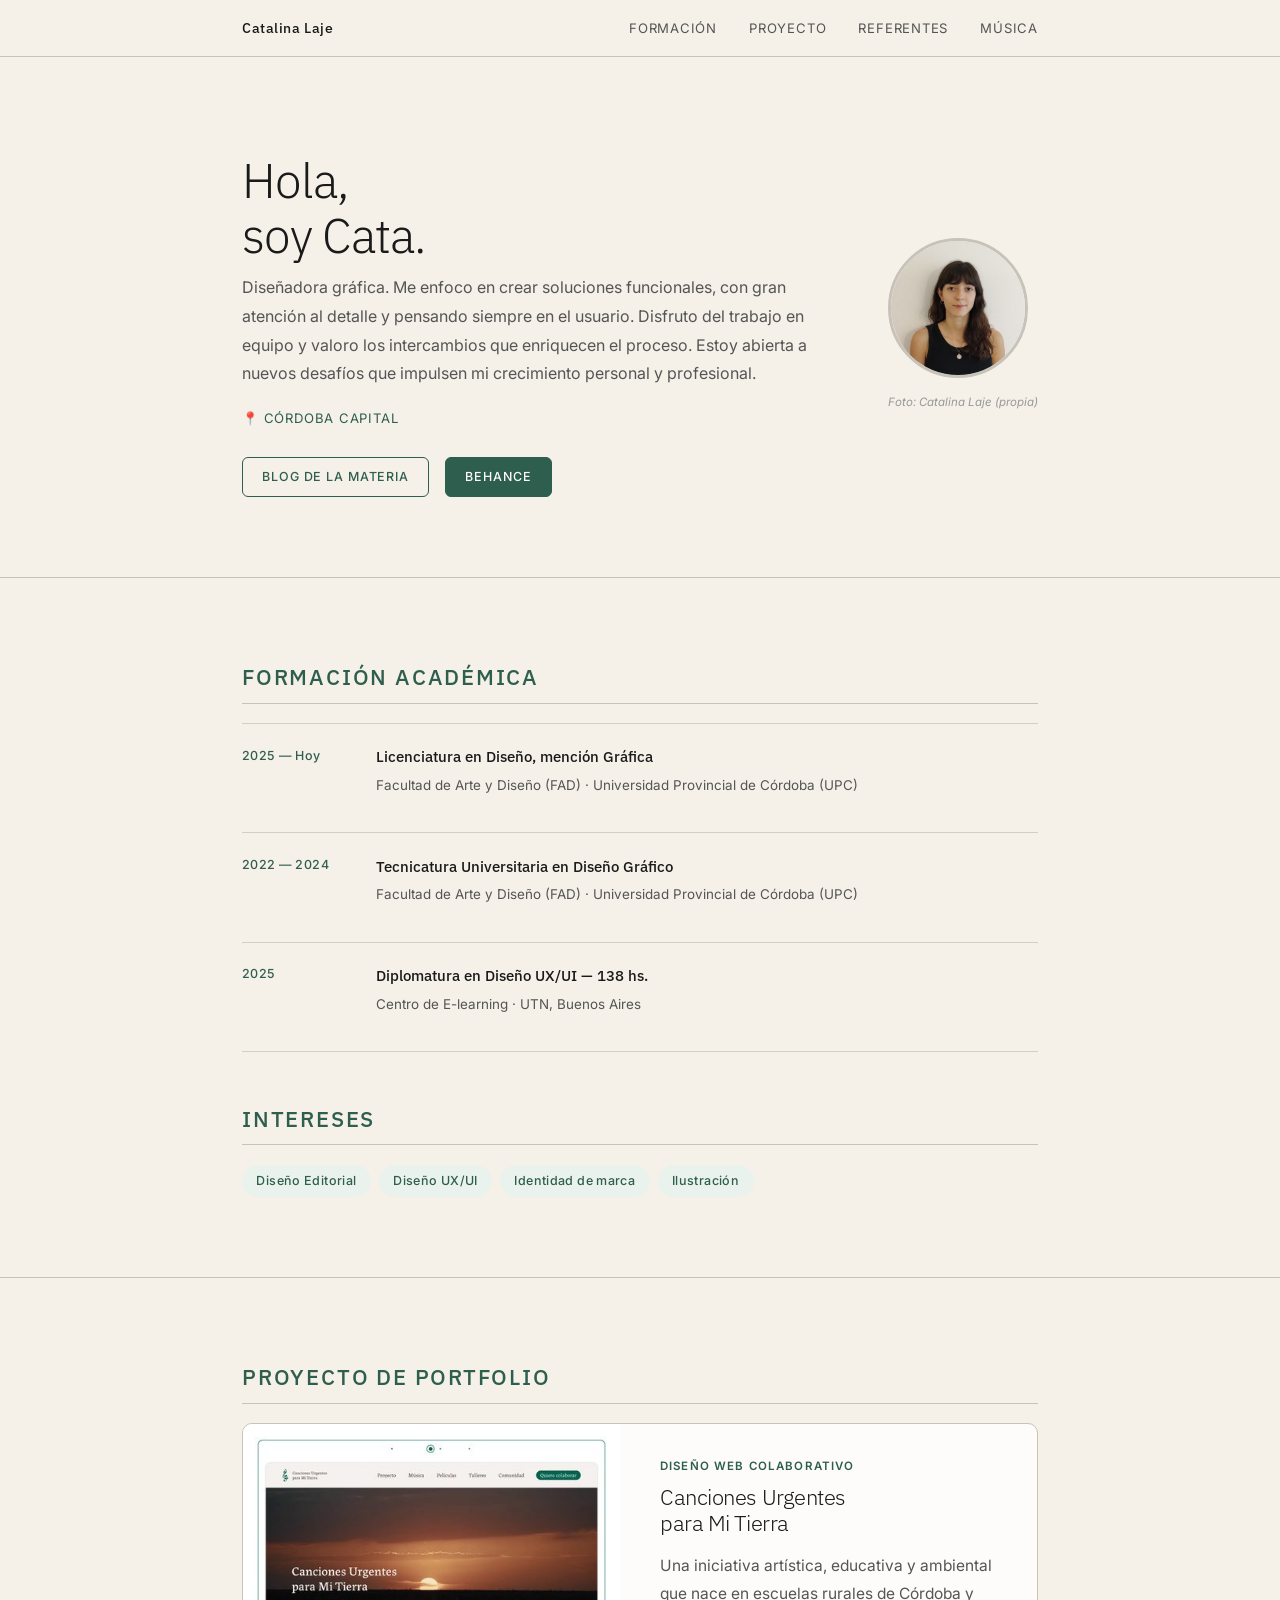
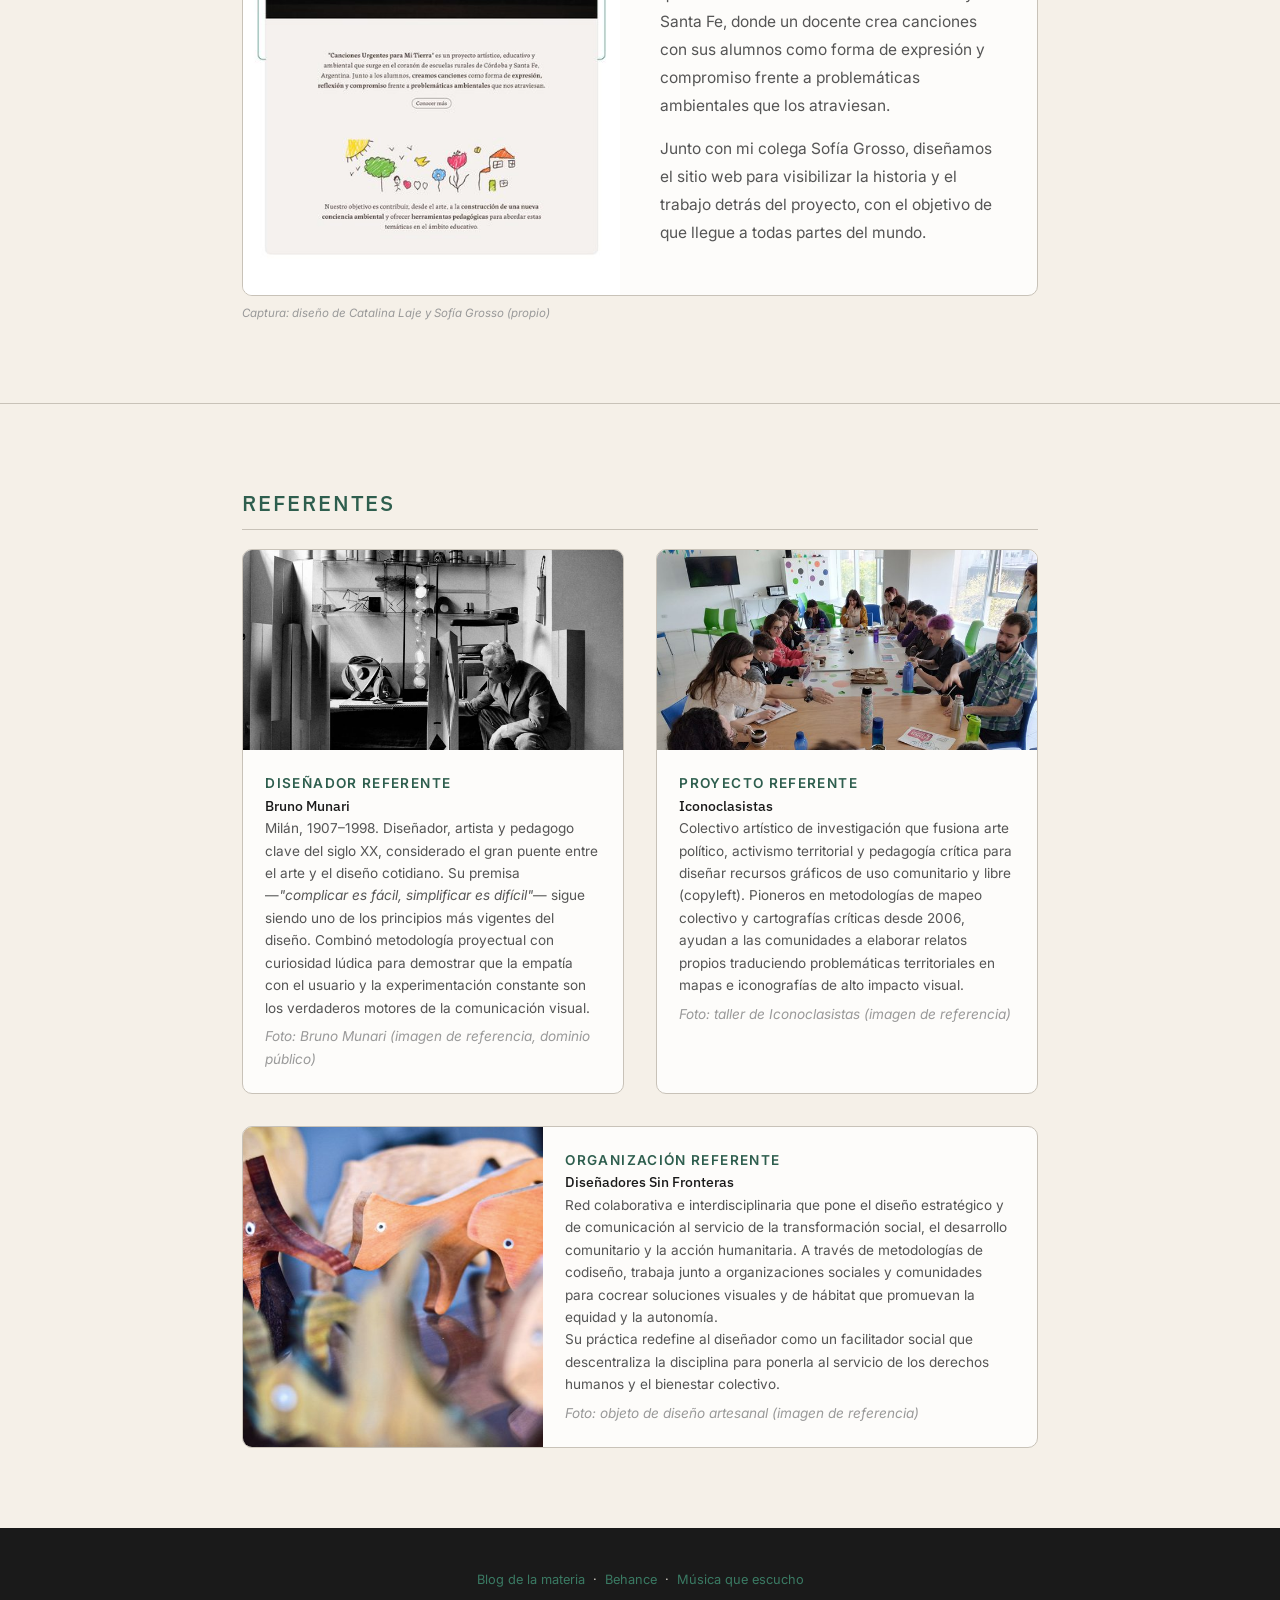
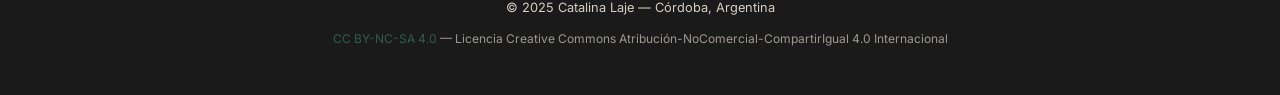
<file: index.html>
<!DOCTYPE html>
<html lang="es">
<head>
  <meta charset="UTF-8" />
  <meta name="viewport" content="width=device-width, initial-scale=1.0" />
  <meta name="description" content="Portfolio de Catalina Laje — Diseñadora gráfica, Córdoba, Argentina." />
  <title>Catalina Laje — Diseño</title>

  <!-- Google Fonts: IBM Plex Sans + Inter -->
  <link rel="preconnect" href="https://fonts.googleapis.com" />
  <link rel="preconnect" href="https://fonts.gstatic.com" crossorigin />
  <link href="https://fonts.googleapis.com/css2?family=IBM+Plex+Sans:ital,wght@0,300;0,400;0,500;0,600;1,300;1,400&family=Inter:wght@300;400;500;600&display=swap" rel="stylesheet" />

  <!-- CSS externo -->
  <link rel="stylesheet" href="styles.css" />

  <!-- Licencia Creative Commons (embebida) -->
  <!--
    Esta obra está bajo una licencia Creative Commons
    Atribución-NoComercial-CompartirIgual 4.0 Internacional
    (CC BY-NC-SA 4.0)
    https://creativecommons.org/licenses/by-nc-sa/4.0/
  -->
</head>

<body>

  <!-- ╔══════════════════════════════╗
       ║  NAVEGACIÓN                  ║
       ╚══════════════════════════════╝ -->
  <nav aria-label="Menú principal">
    <div class="nav-inner">
      <a href="#hero" class="nav-logo">Catalina Laje</a>
      <ul class="nav-links">
        <li><a href="#formacion">Formación</a></li>
        <li><a href="#proyecto">Proyecto</a></li>
        <li><a href="#referentes">Referentes</a></li>
        <li><a href="musica.html">Música</a></li>
      </ul>
    </div>
  </nav>

  <main>

    <!-- ╔══════════════════════════════╗
         ║  HERO / PRESENTACIÓN         ║
         ╚══════════════════════════════╝ -->
    <section id="hero">
      <div class="container">
        <div class="hero-grid">
          <div>
            <h1>Hola,<br>soy Cata.</h1>
            <p class="hero-subtitulo">
              Diseñadora gráfica. Me enfoco en crear soluciones funcionales,
              con gran atención al detalle y pensando siempre en el usuario.
              Disfruto del trabajo en equipo y valoro los intercambios que
              enriquecen el proceso. Estoy abierta a nuevos desafíos que
              impulsen mi crecimiento personal y profesional.
            </p>
            <p class="hero-ubicacion">📍 Córdoba Capital</p>
            <div class="hero-links">
              <a href="https://catalinalajeblog.wordpress.com/" target="_blank" rel="noopener" class="btn">Blog de la materia</a>
              <a href="https://www.behance.net/catalaje04" target="_blank" rel="noopener" class="btn btn-fill">Behance</a>
            </div>
          </div>
          <div>
            <img
              src="opt_Yo.jpg"
              alt="Foto de perfil de Catalina Laje"
              class="hero-foto"
              width="140"
              height="140"
            />
            <p class="attr">Foto: Catalina Laje (propia)</p>
          </div>
        </div>
      </div>
    </section>

    <!-- ╔══════════════════════════════╗
         ║  FORMACIÓN ACADÉMICA         ║
         ╚══════════════════════════════╝ -->
    <section id="formacion">
      <div class="container">
        <h2>Formación académica</h2>

        <ul class="timeline">
          <li>
            <span class="t-fecha">2025 — Hoy</span>
            <div>
              <p class="t-titulo">Licenciatura en Diseño, mención Gráfica</p>
              <p class="t-inst">Facultad de Arte y Diseño (FAD) · Universidad Provincial de Córdoba (UPC)</p>
            </div>
          </li>
          <li>
            <span class="t-fecha">2022 — 2024</span>
            <div>
              <p class="t-titulo">Tecnicatura Universitaria en Diseño Gráfico</p>
              <p class="t-inst">Facultad de Arte y Diseño (FAD) · Universidad Provincial de Córdoba (UPC)</p>
            </div>
          </li>
          <li>
            <span class="t-fecha">2025</span>
            <div>
              <p class="t-titulo">Diplomatura en Diseño UX/UI — 138 hs.</p>
              <p class="t-inst">Centro de E-learning · UTN, Buenos Aires</p>
            </div>
          </li>
        </ul>

        <h2 style="margin-top:3rem;">Intereses</h2>
        <div class="tags">
          <span class="tag">Diseño Editorial</span>
          <span class="tag">Diseño UX/UI</span>
          <span class="tag">Identidad de marca</span>
          <span class="tag">Ilustración</span>
        </div>
      </div>
    </section>

    <!-- ╔══════════════════════════════╗
         ║  PROYECTO                    ║
         ╚══════════════════════════════╝ -->
    <section id="proyecto">
      <div class="container">
        <h2>Proyecto de portfolio</h2>

        <div class="proyecto-card">
          <img
            src="opt_Mi_proyecto.jpg"
            alt="Captura de pantalla del sitio web Canciones Urgentes para Mi Tierra"
            class="proyecto-img"
            width="430"
            height="300"
          />
          <div class="proyecto-texto">
            <p class="proyecto-label">Diseño web colaborativo</p>
            <h1 style="font-size:1.4rem; margin-bottom:1rem;">Canciones Urgentes<br>para Mi Tierra</h1>
            <p>
              Una iniciativa artística, educativa y ambiental que nace en escuelas
              rurales de Córdoba y Santa Fe, donde un docente crea canciones con sus
              alumnos como forma de expresión y compromiso frente a problemáticas
              ambientales que los atraviesan.
            </p>
            <p>
              Junto con mi colega Sofía Grosso, diseñamos el sitio web para
              visibilizar la historia y el trabajo detrás del proyecto,
              con el objetivo de que llegue a todas partes del mundo.
            </p>
          </div>
        </div>
        <p class="attr">Captura: diseño de Catalina Laje y Sofía Grosso (propio)</p>
      </div>
    </section>

    <!-- ╔══════════════════════════════╗
         ║  REFERENTES                  ║
         ╚══════════════════════════════╝ -->
    <section id="referentes">
      <div class="container">
        <h2>Referentes</h2>

        <div class="referentes-grid">

          <!-- Bruno Munari -->
          <div class="ref-card">
            <img
              src="opt_Bruno_Munari.jpg"
              alt="Bruno Munari en su estudio rodeado de objetos y esculturas"
              class="ref-img"
              width="420"
              height="200"
            />
            <div class="ref-body">
              <p class="ref-tipo">Diseñador referente</p>
              <p class="ref-nombre">Bruno Munari</p>
              <p>
                Milán, 1907–1998. Diseñador, artista y pedagogo clave del siglo XX,
                considerado el gran puente entre el arte y el diseño cotidiano.
                Su premisa —<em>"complicar es fácil, simplificar es difícil"</em>—
                sigue siendo uno de los principios más vigentes del diseño.
                Combinó metodología proyectual con curiosidad lúdica para demostrar
                que la empatía con el usuario y la experimentación constante son los
                verdaderos motores de la comunicación visual.
              </p>
              <p class="attr">Foto: Bruno Munari (imagen de referencia, dominio público)</p>
            </div>
          </div>

          <!-- Iconoclasistas -->
          <div class="ref-card">
            <img
              src="opt_Iconoclasistas.jpeg"
              alt="Taller de mapeo colectivo de Iconoclasistas con participantes trabajando en mesa"
              class="ref-img"
              width="420"
              height="200"
            />
            <div class="ref-body">
              <p class="ref-tipo">Proyecto referente</p>
              <p class="ref-nombre">Iconoclasistas</p>
              <p>
                Colectivo artístico de investigación que fusiona arte político,
                activismo territorial y pedagogía crítica para diseñar recursos
                gráficos de uso comunitario y libre (copyleft). Pioneros en
                metodologías de mapeo colectivo y cartografías críticas desde
                2006, ayudan a las comunidades a elaborar relatos propios
                traduciendo problemáticas territoriales en mapas e iconografías
                de alto impacto visual.
              </p>
              <p class="attr">Foto: taller de Iconoclasistas (imagen de referencia)</p>
            </div>
          </div>

          <!-- Diseñadores Sin Fronteras — card ancha -->
          <div class="ref-card full">
            <img
              src="opt_Disenadores_sin_fronteras.jpg"
              alt="Animales de madera tallados como objetos de diseño artesanal"
              class="ref-img"
              width="300"
              height="220"
            />
            <div class="ref-body">
              <p class="ref-tipo">Organización referente</p>
              <p class="ref-nombre">Diseñadores Sin Fronteras</p>
              <p>
                Red colaborativa e interdisciplinaria que pone el diseño estratégico
                y de comunicación al servicio de la transformación social, el
                desarrollo comunitario y la acción humanitaria. A través de
                metodologías de codiseño, trabaja junto a organizaciones sociales
                y comunidades para cocrear soluciones visuales y de hábitat que
                promuevan la equidad y la autonomía.
              </p>
              <p>
                Su práctica redefine al diseñador como un facilitador social
                que descentraliza la disciplina para ponerla al servicio de
                los derechos humanos y el bienestar colectivo.
              </p>
              <p class="attr">Foto: objeto de diseño artesanal (imagen de referencia)</p>
            </div>
          </div>

        </div><!-- /referentes-grid -->
      </div>
    </section>

  </main>

  <!-- ╔══════════════════════════════╗
       ║  FOOTER                      ║
       ╚══════════════════════════════╝ -->
  <footer>
    <div class="container">
      <p>
        <a href="https://catalinalajeblog.wordpress.com/" target="_blank" rel="noopener">Blog de la materia</a>
        &nbsp;·&nbsp;
        <a href="https://www.behance.net/catalaje04" target="_blank" rel="noopener">Behance</a>
        &nbsp;·&nbsp;
        <a href="musica.html">Música que escucho</a>
      </p>
      <p>© 2025 Catalina Laje — Córdoba, Argentina</p>
      <p class="cc-badge">
        <a href="https://creativecommons.org/licenses/by-nc-sa/4.0/" target="_blank" rel="noopener">
          CC BY-NC-SA 4.0
        </a>
        — Licencia Creative Commons Atribución-NoComercial-CompartirIgual 4.0 Internacional
      </p>
    </div>
  </footer>

</body>
</html>
</file>
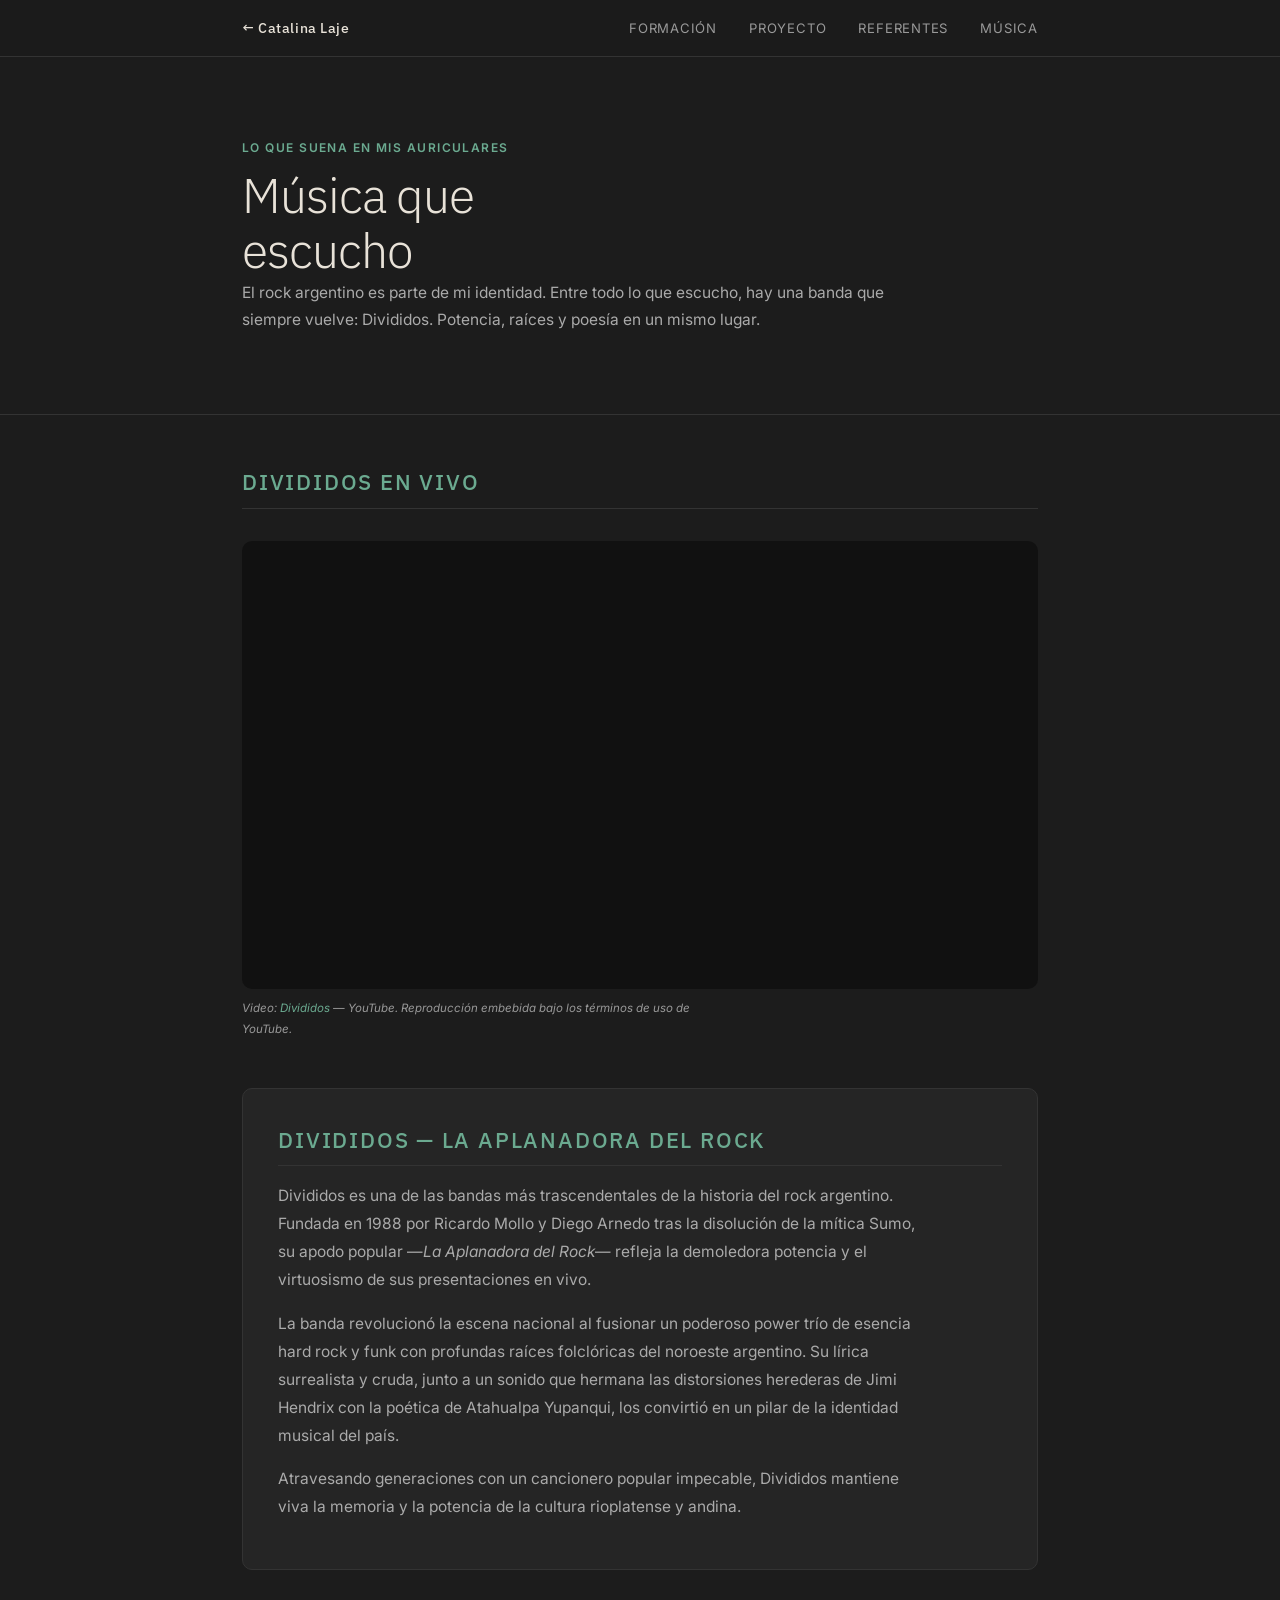
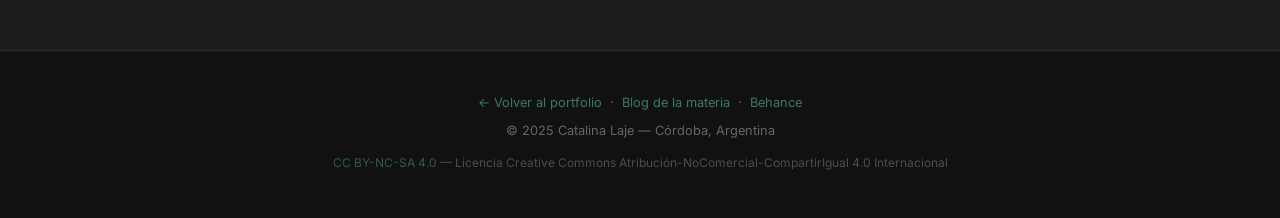
<file: musica.html>
<!DOCTYPE html>
<html lang="es">
<head>
  <meta charset="UTF-8" />
  <meta name="viewport" content="width=device-width, initial-scale=1.0" />
  <meta name="description" content="Música que escucho — Catalina Laje. Divididos, la aplanadora del rock argentino." />
  <title>Música que escucho — Catalina Laje</title>

  <!-- Google Fonts: IBM Plex Sans + Inter -->
  <link rel="preconnect" href="https://fonts.googleapis.com" />
  <link rel="preconnect" href="https://fonts.gstatic.com" crossorigin />
  <link href="https://fonts.googleapis.com/css2?family=IBM+Plex+Sans:ital,wght@0,300;0,400;0,500;0,600;1,300;1,400&family=Inter:wght@300;400;500;600&display=swap" rel="stylesheet" />

  <!-- CSS externo base + override oscuro -->
  <link rel="stylesheet" href="styles.css" />
  <link rel="stylesheet" href="musica-extra.css" />

  <!--
    Licencia Creative Commons
    CC BY-NC-SA 4.0
    https://creativecommons.org/licenses/by-nc-sa/4.0/
  -->
</head>

<body>

  <!-- ╔══════════════════════════════╗
       ║  NAV                         ║
       ╚══════════════════════════════╝ -->
  <nav aria-label="Menú principal">
    <div class="nav-inner">
      <a href="index.html" class="nav-logo">← Catalina Laje</a>
      <ul class="nav-links">
        <li><a href="index.html#formacion">Formación</a></li>
        <li><a href="index.html#proyecto">Proyecto</a></li>
        <li><a href="index.html#referentes">Referentes</a></li>
        <li><a href="musica.html" aria-current="page">Música</a></li>
      </ul>
    </div>
  </nav>

  <main>

    <!-- ╔══════════════════════════════╗
         ║  HERO                        ║
         ╚══════════════════════════════╝ -->
    <section class="musica-hero">
      <div class="container">
        <p class="musica-label">Lo que suena en mis auriculares</p>
        <h1>Música que<br>escucho</h1>
        <p>
          El rock argentino es parte de mi identidad. Entre todo lo que escucho,
          hay una banda que siempre vuelve: Divididos. Potencia, raíces y poesía
          en un mismo lugar.
        </p>
      </div>
    </section>

    <!-- ╔══════════════════════════════╗
         ║  VIDEO EMBEBIDO              ║
         ╚══════════════════════════════╝ -->
    <section id="video" style="padding-top:3rem;">
      <div class="container">
        <h2>Divididos en vivo</h2>

        <div class="video-wrap">
          <iframe
            src="https://www.youtube.com/embed/dPKaszjLdDM"
            title="Divididos — video embebido desde YouTube"
            allow="accelerometer; autoplay; clipboard-write; encrypted-media; gyroscope; picture-in-picture"
            allowfullscreen
          ></iframe>
        </div>

        <p class="attr">
          Video: <a href="https://www.youtube.com/watch?v=dPKaszjLdDM" target="_blank" rel="noopener">Divididos</a>
          — YouTube. Reproducción embebida bajo los términos de uso de YouTube.
        </p>

        <!-- Descripción de la banda -->
        <div class="banda-info">
          <h2>Divididos — La Aplanadora del Rock</h2>
          <p>
            Divididos es una de las bandas más trascendentales de la historia del
            rock argentino. Fundada en 1988 por Ricardo Mollo y Diego Arnedo tras
            la disolución de la mítica Sumo, su apodo popular —<em>La Aplanadora
            del Rock</em>— refleja la demoledora potencia y el virtuosismo de sus
            presentaciones en vivo.
          </p>
          <p>
            La banda revolucionó la escena nacional al fusionar un poderoso power
            trío de esencia hard rock y funk con profundas raíces folclóricas del
            noroeste argentino. Su lírica surrealista y cruda, junto a un sonido
            que hermana las distorsiones herederas de Jimi Hendrix con la poética
            de Atahualpa Yupanqui, los convirtió en un pilar de la identidad
            musical del país.
          </p>
          <p>
            Atravesando generaciones con un cancionero popular impecable,
            Divididos mantiene viva la memoria y la potencia de la cultura
            rioplatense y andina.
          </p>
        </div>

      </div>
    </section>

  </main>

  <!-- ╔══════════════════════════════╗
       ║  FOOTER                      ║
       ╚══════════════════════════════╝ -->
  <footer>
    <div class="container">
      <p>
        <a href="index.html">← Volver al portfolio</a>
        &nbsp;·&nbsp;
        <a href="https://catalinalajeblog.wordpress.com/" target="_blank" rel="noopener">Blog de la materia</a>
        &nbsp;·&nbsp;
        <a href="https://www.behance.net/catalaje04" target="_blank" rel="noopener">Behance</a>
      </p>
      <p>© 2025 Catalina Laje — Córdoba, Argentina</p>
      <p class="cc-badge">
        <a href="https://creativecommons.org/licenses/by-nc-sa/4.0/" target="_blank" rel="noopener">CC BY-NC-SA 4.0</a>
        — Licencia Creative Commons Atribución-NoComercial-CompartirIgual 4.0 Internacional
      </p>
    </div>
  </footer>

</body>
</html>
</file>
<file: styles.css>
/* =============================================
   PORTFOLIO — CATALINA LAJE
   Estilos globales
   ============================================= */

@import url('https://fonts.googleapis.com/css2?family=IBM+Plex+Sans:ital,wght@0,300;0,400;0,500;0,600;1,300;1,400&family=Inter:wght@300;400;500;600&display=swap');

/* ── Variables ─────────────────────────────── */
:root {
  --crema:     #f5f0e8;
  --blanco:    #fdfcfa;
  --negro:     #1a1a1a;
  --gris-med:  #555555;
  --gris-claro:#d4cfc6;
  --acento:    #2e5e4e;       /* verde oscuro, el del blog */
  --acento-clr:#3a7a63;
  --acento-bg: #eaf2ee;
  --linea:     #c8c2b8;

  --font-titulo: 'IBM Plex Sans', sans-serif;
  --font-cuerpo: 'Inter', sans-serif;

  --max-w: 860px;
  --radio:  6px;
}

/* ── Reset & base ───────────────────────────── */
*, *::before, *::after { box-sizing: border-box; margin: 0; padding: 0; }

html { scroll-behavior: smooth; }

body {
  font-family: var(--font-cuerpo);
  background-color: var(--crema);
  color: var(--negro);
  font-size: 1rem;
  line-height: 1.7;
  -webkit-font-smoothing: antialiased;
}

/* ── Tipografía ─────────────────────────────── */
h1 {
  font-family: var(--font-titulo);
  font-size: clamp(2rem, 5vw, 3rem);
  font-weight: 300;
  letter-spacing: -0.02em;
  line-height: 1.15;
  color: var(--negro);
}

h2 {
  font-family: var(--font-titulo);
  font-size: clamp(1.1rem, 2.5vw, 1.4rem);
  font-weight: 500;
  letter-spacing: 0.08em;
  text-transform: uppercase;
  color: var(--acento);
  margin-bottom: 1.2rem;
  padding-bottom: 0.4rem;
  border-bottom: 1px solid var(--linea);
}

p {
  font-family: var(--font-cuerpo);
  font-size: 0.97rem;
  line-height: 1.8;
  color: var(--gris-med);
  margin-bottom: 1rem;
  max-width: 65ch;
}

a {
  color: var(--acento);
  text-decoration: none;
  border-bottom: 1px solid transparent;
  transition: border-color 0.2s, color 0.2s;
}
a:hover {
  border-bottom-color: var(--acento);
  color: var(--acento-clr);
}

/* ── Nav ────────────────────────────────────── */
nav {
  position: sticky;
  top: 0;
  z-index: 100;
  background: rgba(245, 240, 232, 0.92);
  backdrop-filter: blur(8px);
  border-bottom: 1px solid var(--linea);
}
.nav-inner {
  max-width: var(--max-w);
  margin: 0 auto;
  padding: 0 2rem;
  display: flex;
  align-items: center;
  justify-content: space-between;
  height: 56px;
}
.nav-logo {
  font-family: var(--font-titulo);
  font-weight: 500;
  font-size: 0.9rem;
  letter-spacing: 0.04em;
  color: var(--negro);
  border: none;
}
.nav-links {
  display: flex;
  gap: 2rem;
  list-style: none;
}
.nav-links a {
  font-size: 0.82rem;
  letter-spacing: 0.06em;
  text-transform: uppercase;
  color: var(--gris-med);
  border: none;
  transition: color 0.2s;
}
.nav-links a:hover { color: var(--acento); }

/* ── Contenedor genérico ─────────────────────── */
.container {
  max-width: var(--max-w);
  margin: 0 auto;
  padding: 0 2rem;
}

/* ── Secciones ──────────────────────────────── */
section {
  padding: 5rem 0;
  border-bottom: 1px solid var(--linea);
}
section:last-of-type { border-bottom: none; }

/* ── Hero ───────────────────────────────────── */
#hero {
  padding: 6rem 0 5rem;
  border-bottom: 1px solid var(--linea);
}
.hero-grid {
  display: grid;
  grid-template-columns: 1fr auto;
  gap: 3rem;
  align-items: center;
}
.hero-foto {
  width: 140px;
  height: 140px;
  border-radius: 50%;
  object-fit: cover;
  object-position: center top;
  filter: grayscale(15%);
  border: 3px solid var(--linea);
}
.hero-subtitulo {
  font-family: var(--font-cuerpo);
  font-size: 1rem;
  font-weight: 400;
  color: var(--gris-med);
  margin-top: 0.6rem;
  margin-bottom: 0;
}
.hero-ubicacion {
  font-size: 0.82rem;
  letter-spacing: 0.06em;
  text-transform: uppercase;
  color: var(--acento);
  margin-top: 1.2rem;
  margin-bottom: 0;
}
.hero-links {
  display: flex;
  gap: 1rem;
  margin-top: 1.6rem;
  flex-wrap: wrap;
}
.btn {
  display: inline-block;
  font-family: var(--font-cuerpo);
  font-size: 0.78rem;
  font-weight: 500;
  letter-spacing: 0.07em;
  text-transform: uppercase;
  padding: 0.55rem 1.2rem;
  border-radius: var(--radio);
  border: 1px solid var(--acento);
  color: var(--acento);
  background: transparent;
  transition: background 0.2s, color 0.2s;
  text-decoration: none;
}
.btn:hover {
  background: var(--acento);
  color: var(--blanco);
  border-color: transparent;
}
.btn-fill {
  background: var(--acento);
  color: var(--blanco);
}
.btn-fill:hover {
  background: var(--acento-clr);
  color: var(--blanco);
}

/* ── Formación ───────────────────────────────── */
.timeline { list-style: none; }
.timeline li {
  display: grid;
  grid-template-columns: 110px 1fr;
  gap: 1.5rem;
  padding: 1.2rem 0;
  border-top: 1px solid var(--gris-claro);
}
.timeline li:last-child { border-bottom: 1px solid var(--gris-claro); }
.t-fecha {
  font-size: 0.78rem;
  font-weight: 500;
  color: var(--acento);
  letter-spacing: 0.04em;
  padding-top: 0.1rem;
}
.t-titulo {
  font-family: var(--font-titulo);
  font-size: 0.95rem;
  font-weight: 500;
  color: var(--negro);
  margin-bottom: 0.15rem;
}
.t-inst {
  font-size: 0.84rem;
  color: var(--gris-med);
}

/* ── Intereses ───────────────────────────────── */
.tags {
  display: flex;
  flex-wrap: wrap;
  gap: 0.5rem;
  margin-top: 0.5rem;
}
.tag {
  font-size: 0.78rem;
  padding: 0.35rem 0.9rem;
  border-radius: 999px;
  background: var(--acento-bg);
  color: var(--acento);
  font-weight: 500;
  letter-spacing: 0.03em;
}

/* ── Proyecto ────────────────────────────────── */
.proyecto-card {
  display: grid;
  grid-template-columns: 1fr 1fr;
  gap: 2.5rem;
  align-items: center;
  background: var(--blanco);
  border-radius: 10px;
  overflow: hidden;
  border: 1px solid var(--linea);
}
.proyecto-img {
  width: 100%;
  height: 100%;
  min-height: 240px;
  object-fit: cover;
  display: block;
}
.proyecto-texto {
  padding: 2rem 2rem 2rem 0;
}
.proyecto-label {
  font-size: 0.72rem;
  letter-spacing: 0.1em;
  text-transform: uppercase;
  color: var(--acento);
  font-weight: 600;
  margin-bottom: 0.5rem;
}

/* ── Referentes ──────────────────────────────── */
.referentes-grid {
  display: grid;
  grid-template-columns: 1fr 1fr;
  gap: 2rem;
}
.ref-card {
  background: var(--blanco);
  border: 1px solid var(--linea);
  border-radius: 10px;
  overflow: hidden;
}
.ref-img {
  width: 100%;
  height: 200px;
  object-fit: cover;
  object-position: center top;
  display: block;
  filter: grayscale(10%);
}
.ref-body {
  padding: 1.4rem;
}
.ref-tipo {
  font-size: 0.7rem;
  letter-spacing: 0.1em;
  text-transform: uppercase;
  color: var(--acento);
  font-weight: 600;
  margin-bottom: 0.3rem;
}
.ref-nombre {
  font-family: var(--font-titulo);
  font-size: 1rem;
  font-weight: 500;
  color: var(--negro);
  margin-bottom: 0.6rem;
}
.ref-body p {
  font-size: 0.85rem;
  line-height: 1.65;
  margin-bottom: 0;
}

/* Card ancha (para Diseñadores Sin Fronteras) */
.ref-card.full {
  grid-column: span 2;
  display: grid;
  grid-template-columns: 300px 1fr;
}
.ref-card.full .ref-img {
  height: 100%;
  min-height: 180px;
}

/* ── Pie ─────────────────────────────────────── */
footer {
  background: var(--negro);
  color: var(--gris-claro);
  padding: 2.5rem 0;
  text-align: center;
}
footer p {
  font-size: 0.8rem;
  color: var(--gris-claro);
  max-width: none;
  margin-bottom: 0.3rem;
}
footer a { color: var(--acento-clr); border: none; }
footer a:hover { color: #fff; }
.cc-badge {
  font-size: 0.75rem;
  opacity: 0.7;
  margin-top: 0.6rem;
}

/* ── Atribuciones ────────────────────────────── */
.attr {
  font-size: 0.72rem;
  color: #999;
  margin-top: 0.4rem;
  margin-bottom: 0;
  font-style: italic;
}

/* ── Responsive ──────────────────────────────── */
@media (max-width: 680px) {
  .hero-grid { grid-template-columns: 1fr; }
  .hero-foto { width: 100px; height: 100px; }
  .proyecto-card { grid-template-columns: 1fr; }
  .proyecto-texto { padding: 1.4rem; }
  .referentes-grid { grid-template-columns: 1fr; }
  .ref-card.full { grid-column: span 1; grid-template-columns: 1fr; }
  .ref-card.full .ref-img { height: 180px; }
  .timeline li { grid-template-columns: 1fr; gap: 0.3rem; }
  .nav-links { gap: 1rem; }
}
</file>
<file: musica-extra.css>
/* =============================================
   MÚSICA — estilos adicionales para musica.html
   (extiende styles.css)
   ============================================= */

/* Fondo levemente más oscuro para dar mood */
body {
  background-color: #1c1c1c;
  color: #e8e2d8;
}

nav {
  background: rgba(28, 28, 28, 0.94);
  border-bottom-color: #333;
}
.nav-logo { color: #e8e2d8; }
.nav-links a { color: #999; }

h1 { color: #e8e2d8; }
h2 {
  color: #6baa90;
  border-bottom-color: #333;
}
p { color: #aaa; }
a { color: #6baa90; }
a:hover { color: #8fcfb2; border-bottom-color: #8fcfb2; }

/* Hero de música */
.musica-hero {
  padding: 5rem 0 4rem;
  border-bottom: 1px solid #333;
}
.musica-label {
  font-size: 0.75rem;
  letter-spacing: 0.12em;
  text-transform: uppercase;
  color: #6baa90;
  font-weight: 600;
  margin-bottom: 0.6rem;
}

/* Video embed */
.video-wrap {
  position: relative;
  padding-bottom: 56.25%; /* 16:9 */
  height: 0;
  overflow: hidden;
  border-radius: 10px;
  background: #111;
  margin: 2rem 0 0.6rem;
}
.video-wrap iframe {
  position: absolute;
  top: 0; left: 0;
  width: 100%;
  height: 100%;
  border: none;
}

/* Datos de la banda */
.banda-info {
  background: #252525;
  border: 1px solid #333;
  border-radius: 10px;
  padding: 2rem 2.2rem;
  margin-top: 3rem;
}
.banda-info h2 { margin-bottom: 1rem; }

footer {
  background: #111;
  border-top: 1px solid #2a2a2a;
}
footer p { color: #666; }
</file>
